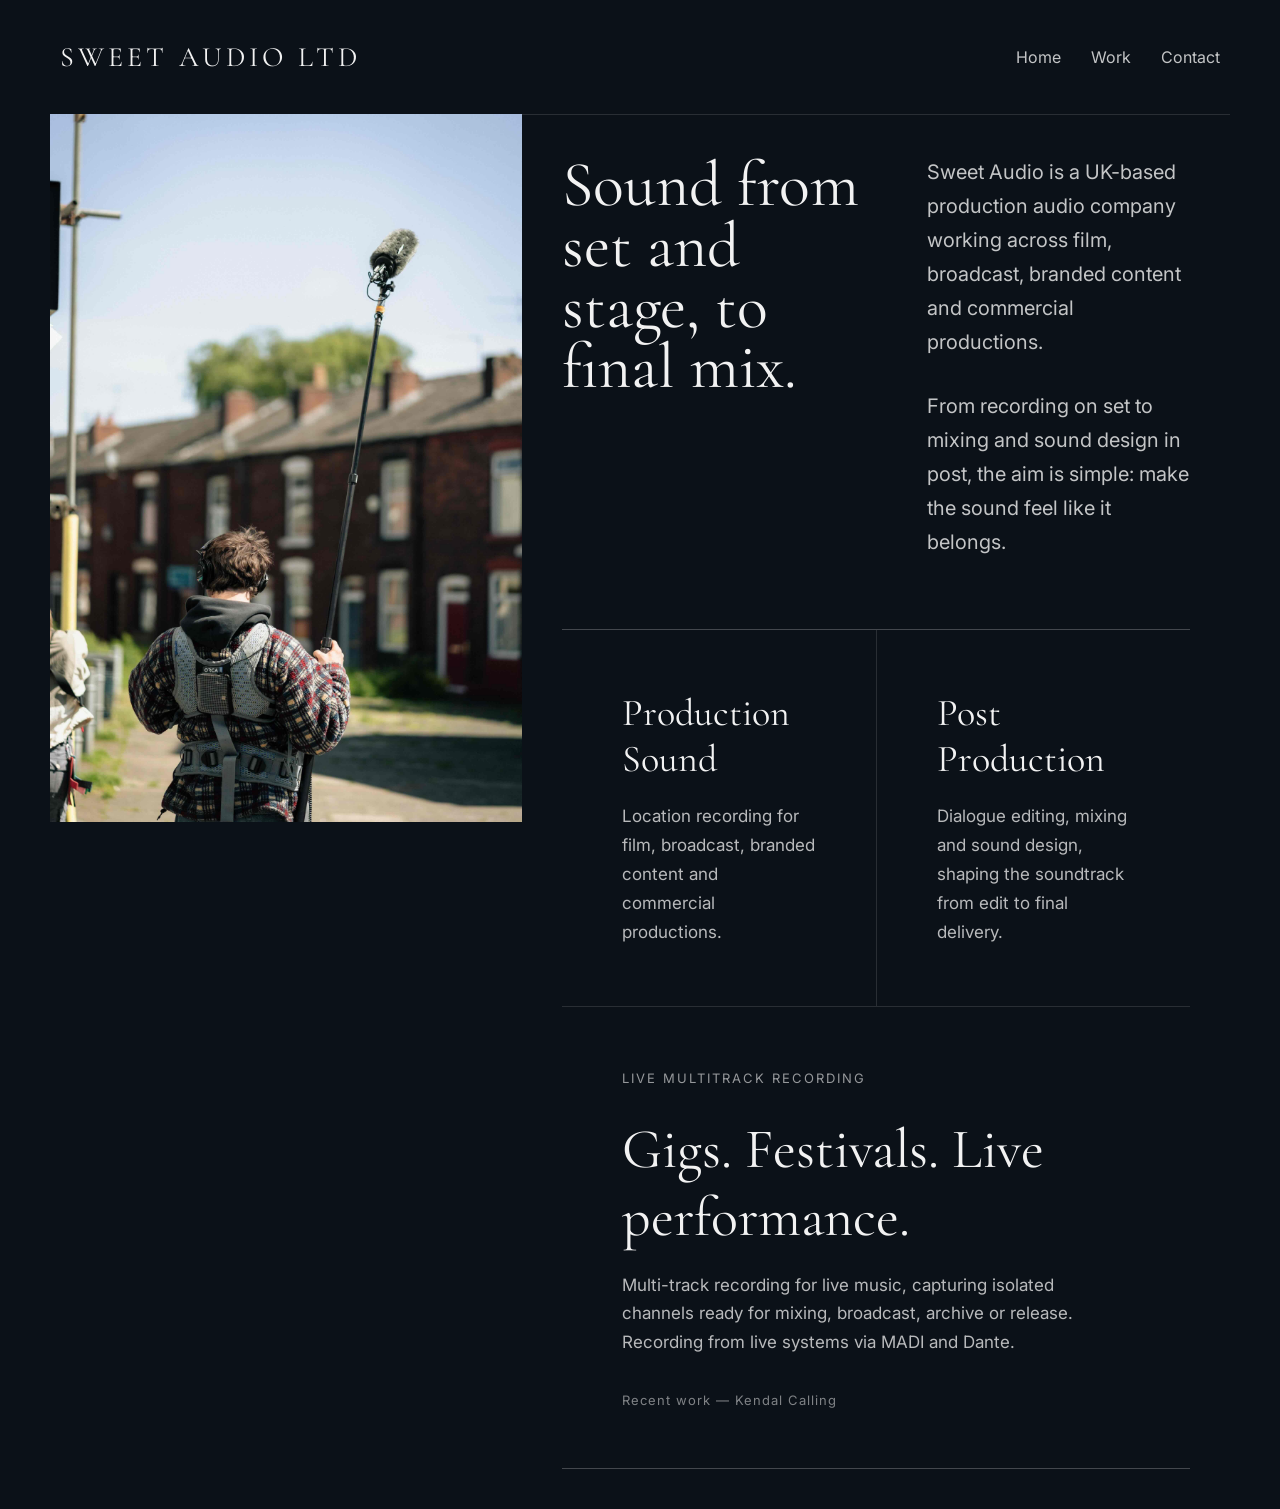
<file: about.html>
<!DOCTYPE html>
<html lang="en">

<head>
  <meta charset="UTF-8">
  <meta name="viewport" content="width=device-width, initial-scale=1.0">

  <title>About — Sweet Audio Ltd</title>

  <link rel="stylesheet" href="css/style.css">
  <link rel="preconnect" href="https://fonts.googleapis.com">
<link href="https://fonts.googleapis.com/css2?family=Cormorant+Garamond:wght@400;600&family=Inter:wght@300;400;500;600&display=swap" rel="stylesheet">
</head>

<body>

 <nav>
  <a class="logo" href="/">SWEET AUDIO LTD</a>

  <div class="nav-links">
  <a href="/">Home</a>
  <a href="/work">Work</a>
  <a href="/contact">Contact</a>
</div>
</nav>

<main>

<section class="about-intro">

  <div class="about-intro-image">
    <img src="images/bts/portrait.webp" alt="Sweet Audio on set">
  </div>

  <div class="about-right">

    <section class="about-story">

      <div class="about-story-heading">
        <h2>Sound from set and <br> stage, to final mix.</h2>
      </div>

      <div class="about-story-text">
        <p>
          Sweet Audio is a UK-based production audio company working across
          film, broadcast, branded content and commercial productions.
        </p>

        <p>
          From recording on set to mixing and sound design in post, the aim
          is simple: make the sound feel like it belongs.
        </p>
      </div>

    </section>


    <section class="about-services">

      <div class="services-grid">

        <div class="service">
          <h3>Production Sound</h3>
          <p>
            Location recording for film, broadcast, branded content
            and commercial productions.
          </p>
        </div>

        <div class="service">
          <h3>Post Production</h3>
          <p>
            Dialogue editing, mixing and sound design, shaping the
            soundtrack from edit to final delivery.
          </p>
        </div>

        <div class="service service-wide">
          <p class="service-kicker">LIVE MULTITRACK RECORDING</p>
          <h3>Gigs. Festivals. Live performance.</h3>
          <p>
            Multi-track recording for live music, capturing isolated
            channels ready for mixing, broadcast, archive or release.
            Recording from live systems via MADI and Dante.
          </p>
          <span class="service-credit">Recent work — Kendal Calling</span>
        </div>

      </div>

    </section>

  </div>

</section>
</main>

</body>
</html>
</file>
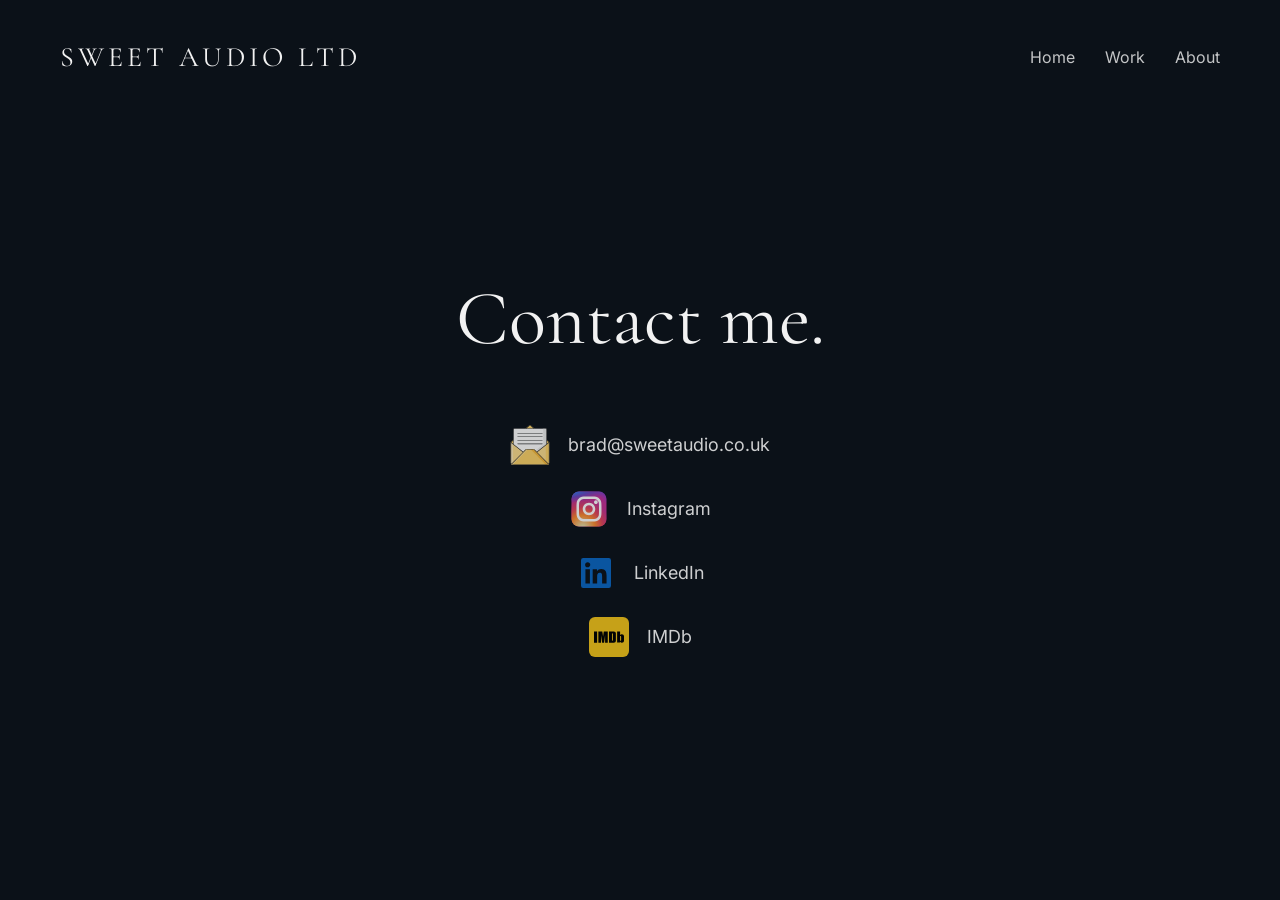
<file: contact.html>
<!DOCTYPE html>
<html lang="en">

<head>
  <meta charset="UTF-8">
  <meta name="viewport" content="width=device-width, initial-scale=1.0">

  <title>Contact — Sweet Audio Ltd</title>

  <link rel="stylesheet" href="css/style.css">
  <link rel="preconnect" href="https://fonts.googleapis.com">
  <link href="https://fonts.googleapis.com/css2?family=Cormorant+Garamond:wght@400;600&family=Inter:wght@300;400;500;600&display=swap" rel="stylesheet">
</head>

<body>

<nav>
  <a class="logo" href="/">SWEET AUDIO LTD</a>

  <div class="nav-links">
    <a href="/">Home</a>
    <a href="/work">Work</a>
    <a href="/about">About</a>
  </div>
</nav>

<main class="contact-page">

  <div class="contact-content">

    <h1>Contact me.</h1>

    <div class="contact-links">

      <a href="mailto:brad@sweetaudio.co.uk" class="contact-link">
        <img src="images/icons/email.svg" alt="">
        <span>brad@sweetaudio.co.uk</span>
      </a>

      <a href="https://www.instagram.com/sweetmanbrad/" target="_blank" rel="noopener" class="contact-link">
        <img src="images/icons/instagram.svg" alt="">
        <span>Instagram</span>
      </a>

      <a href="https://www.linkedin.com/in/brad-sweetman-19835713a/" target="_blank" rel="noopener" class="contact-link">
        <img src="images/icons/linkedin.svg" alt="">
        <span>LinkedIn</span>
      </a>

      <a href="https://www.imdb.com/name/nm11103099/" target="_blank" rel="noopener" class="contact-link">
        <img src="images/icons/imdb.svg" alt="">
        <span>IMDb</span>
      </a>

    </div>

  </div>

</main>

</body>
</html>
</file>
<file: css/style.css>
*{
  margin:0;
  padding:0;
  box-sizing:border-box;
}

body{
  background:#0b1118;
  color:#f2f2f2;
  font-family:'Inter',sans-serif;
}

a{
  color:inherit;
  text-decoration:none;
}

.hero{
  height:100vh;
  position:relative;
  overflow:hidden;
}

.hero-bg{
  position:absolute;
  inset:0;

  background:
    linear-gradient(rgba(5,8,12,.65),rgba(5,8,12,.75)),
    url('../images/bts/hero.webp');

  background-size:cover;
  background-position:center;

  transform:scale(1.03);

  will-change: transform;

  opacity:0;

  animation:
    heroFade 1.2s ease forwards,
    slowZoom 30s linear infinite alternate;
}

@keyframes slowZoom{
  from{
    transform:scale(1.03);
  }

  to{
    transform:scale(1.05);
  }
}

@keyframes heroFade{
  from{
    opacity:0;
  }

  to{
    opacity:1;
  }
}

nav{
  position:relative;
  z-index:2;

  display:flex;
  justify-content:space-between;
  align-items:center;

  padding:40px 60px;
}

.logo{
  font-family:'Cormorant Garamond',serif;
  font-size:28px;
  letter-spacing:4px;
}

.nav-links{
  display:flex;
  gap:30px;
}

.nav-links a{
  opacity:.8;
  transition:.3s;
}

.nav-links a:hover{
  opacity:1;
}

.hero-content{
  position:relative;
  z-index:2;

  max-width:900px;

  padding:140px 60px;
}

.hero-content h1{
  font-family:'Cormorant Garamond',serif;

  font-size:88px;
  line-height:.95;

  font-weight:600;

  margin-bottom:30px;
}

.hero-content p{
  max-width:550px;

  font-size:18px;
  line-height:1.7;

  opacity:.8;

  margin-bottom:40px;
}

.cta{
  border:1px solid rgba(255,255,255,.2);

  padding:16px 28px;

  display:inline-block;

  transition:.3s;
}

.cta:hover{
  background:white;
  color:black;
}

.featured{
  padding:35px 60px;
}

.section-title{
  font-family:'Cormorant Garamond',serif;

  font-size:56px;

  margin-bottom:60px;
}

.projects-grid{
  display:grid;

  grid-template-columns:repeat(auto-fit,minmax(280px,1fr));

  gap:30px;
}

.project-card{
  position:relative;

  overflow:hidden;

  background:#111927;
}

.project-card img{
  width:100%;
  height:500px;

  object-fit:cover;

  transition:1s;
}

.project-card:hover img{
  transform:scale(1.05);
}

.project-overlay{
  position:absolute;

  inset:0;

  display:flex;
  flex-direction:column;
  justify-content:flex-end;

  padding:30px;

  background:linear-gradient(transparent,rgba(0,0,0,.85));
}

.project-overlay h3{
  font-size:30px;

  font-family:'Cormorant Garamond',serif;
}

.project-overlay p{
  opacity:.7;

  margin-top:10px;
}

.logo-strip{
  overflow:hidden;

  padding:20px 0;
  margin-bottom:35px;
  
  background:rgba(255,255,255,.05);

  border-top:1px solid rgba(255,255,255,.06);
  border-bottom:1px solid rgba(255,255,255,.06);
}


.logo-track{
  display:flex;
  align-items:center;

  gap:55px;

  width:max-content;
  cursor:grab;
  user-select:none;

  will-change:transform;
}

.logo-track:active{
  cursor:grabbing;
}

.logo-track img{
  height:70px;

  width:auto;

  object-fit:contain;

  opacity:.8;

  filter:
    grayscale(10%)
    brightness(95%);

  transition:0.5s;
}

.logo-track img:hover{
  opacity:1;

  transform:scale(1.3);

  filter:
    grayscale(0%)
    brightness(100%);
}

.about-preview {
  display: grid;
  grid-template-columns: 1fr 1fr;
  min-height: 700px;
  margin: 0 50px;
}

.about-image img{
  width:100%;
  height:100%;

  object-fit:cover;
}

.about-text{
  padding:100px;

  display:flex;
  flex-direction:column;
  justify-content:center;
}

.about-text h2{
  font-size:64px;

  font-family:'Cormorant Garamond',serif;

  margin-bottom:30px;
}

.about-text p{
  line-height:1.8;

  opacity:.8;

  max-width:500px;

  margin-bottom:30px;
}

@media(max-width:900px){

  .hero-content h1{
    font-size:56px;
  }

  nav{
    padding:30px;
  }

  .hero-content{
    padding:120px 30px;
  }

  .featured{
    padding:80px 30px;
  }

.about-preview {
  display: grid;
  grid-template-columns: 1fr 1fr;
  min-height: 560px;
  margin: 0 50px;
}

.about-text {
  padding: 70px 90px;
  display: flex;
  flex-direction: column;
  justify-content: center;
}

}

.project-fallback{
  height:500px;

  display:flex;
  flex-direction:column;
  justify-content:flex-end;

  padding:40px;

  background:
    linear-gradient(
      rgba(10,15,20,.3),
      rgba(10,15,20,.95)
    ),
    url('../images/bts/hero.jpg');

  background-size:cover;
  background-position:center;

  transition:1s;
}

.project-card:hover .project-fallback{
  transform:scale(1.03);
}

.project-fallback span{
  opacity:.6;

  margin-bottom:12px;

  letter-spacing:2px;

  text-transform:uppercase;

  font-size:12px;
}

.project-fallback h3{
  font-size:38px;

  line-height:1.1;

  font-family:'Cormorant Garamond',serif;
}

.project-overlay span{

  margin-top:12px;

  opacity:.65;

  font-size:14px;

  line-height:1.5;

}

.instagram-section{
    padding: 120px 5vw;
}

.instagram-section h2{
    font-size: 64px;
    font-weight: 300;
    margin-bottom: 60px;
}

.instagram-grid{
    display: grid;
    grid-template-columns: repeat(auto-fit,minmax(320px,1fr));
    gap: 40px;
}

.instagram-media{
    background: #111;
    border-radius: 12px;
    overflow: hidden;
}

.project-card{
  position:relative;

  overflow:hidden;

  background:#111927;

  opacity:0;
  transform:translateY(40px);

  animation:projectFade .8s ease forwards;
}

@keyframes projectFade{

  to{
    opacity:1;
    transform:translateY(0);
  }

}

.about-intro {
  display: grid;
  grid-template-columns: 0.8fr 1.2fr;
  margin: 0 50px;
  align-items: start;
}

.about-right {
  min-width: 0;
}

.about-story {
  display: grid;
  grid-template-columns: 1.2fr 1fr;
  gap: 50px;
  padding: 40px 40px 20px 40px;
  min-height: 0;
  border-top: 1px solid rgba(255,255,255,.12);
}

.about-story-heading p {
  font-size: 13px;
  letter-spacing: 2px;
  opacity: .6;
  margin-bottom: 30px;
}

.about-story-heading h2 {
  font-family: 'Cormorant Garamond', serif;
  font-size: 64px;
  line-height: .95;
  font-weight: 400;
  margin: 0;
}

.about-story-text {
  align-self: center;
  max-width: 560px;
}

.about-story-text p {
  font-size: 20px;
  line-height: 1.7;
  opacity: .8;
  margin-bottom: 30px;
}

.about-intro-image {
  overflow: hidden;
}

.about-intro-image img {
  width: 100%;
  height: 100%;
  object-fit: cover;
}

.about-intro-text {
  min-height: 80vh;
  padding: 80px;
  display: flex;
  flex-direction: column;
  justify-content: center;
}

.about-intro-text {
  padding: 80px;
  display: flex;
  flex-direction: column;
  justify-content: center;
}

.about-intro-text h1 {
  font-family:'Cormorant Garamond',serif;
  font-size:72px;
  line-height:.95;
  font-weight:400;
  margin:20px 0 30px;
}

.about-services {
  padding: 20px 40px 40px 40px;
}

.about-services-heading {
  display: grid;
  grid-template-columns: 1.2fr 1fr;
  gap: 80px;
  margin-bottom: 60px;
}

.about-services-heading p {
  font-size: 13px;
  letter-spacing: 2px;
  opacity: .6;
}

.about-services-heading h2 {
  font-family: 'Cormorant Garamond', serif;
  font-size: 64px;
  line-height: .95;
  font-weight: 400;
  margin: 0;
}

.services-grid {
  display: grid;
  grid-template-columns: 1fr 1fr;
  gap: 1px;
  background: rgba(255,255,255,.12);
  border-top: 1px solid rgba(255,255,255,.12);
  border-bottom: 1px solid rgba(255,255,255,.12);
}

.service {
  padding: 60px;
  min-height: 260px;
  background: #0b1118;
}

.service h3 {
  font-family: 'Cormorant Garamond', serif;
  font-size: 38px;
  font-weight: 400;
  margin-bottom: 20px;
}

.service p {
  max-width: 500px;
  font-size: 17px;
  line-height: 1.7;
  opacity: .75;
}

.service-wide {
  grid-column: 1 / -1;
  min-height: 320px;
}

.service-kicker {
  font-size: 13px !important;
  letter-spacing: 2px;
  opacity: .6 !important;
  margin-bottom: 25px;
}

.service-wide h3 {
  font-size: 56px;
}

.service-credit {
  display: block;
  margin-top: 35px;
  font-size: 13px;
  letter-spacing: 1px;
  opacity: .5;
}

.contact-page {
  min-height: calc(100vh - 120px);
  display: flex;
  align-items: center;
  justify-content: center;
  padding: 40px 50px 120px;
}

.contact-content {
  width: min(600px, 100%);
  text-align: center;
}

.contact-content h1 {
  font-family: "Cormorant Garamond", serif;
  font-size: clamp(48px, 6vw, 80px);
  font-weight: 400;
  margin: 0 0 60px;
}

.contact-links {
  display: flex;
  flex-direction: column;
  align-items: center;
  gap: 24px;
}

.contact-link {
  display: flex;
  align-items: center;
  justify-content: center;
  gap: 18px;
  color: #fff;
  text-decoration: none;
  font-size: 18px;
  opacity: .8;
  transition: opacity .3s ease;
}

.contact-link:hover {
  opacity: 1;
}

.contact-link img {
  width: 40px;
  height: 40px;
  object-fit: contain;
}

.about-preview-links {
  display: flex;
  gap: 40px;
  margin-top: 45px;
}

.about-preview-links a {
  color: #fff;
  text-decoration: none;
  font-size: 17px;
  opacity: .75;
  transition: opacity .3s ease;
}

.about-preview-links a:hover {
  opacity: 1;
}

.about-preview-links span {
  display: inline-block;
  margin-left: 8px;
  transition: transform .3s ease;
}

.about-preview-links a:hover span {
  transform: translateX(5px);
}

.work-note {
  max-width: 600px;
  margin: 90px auto 70px;
  padding: 0 30px;
  text-align: center;
  font-size: 16px;
  line-height: 1.7;
  opacity: 0.65;
}

.work-note a {
  color: inherit;
  text-decoration: none;
  border-bottom: 1px solid rgba(255,255,255,.4);
  padding-bottom: 2px;
  transition: opacity .3s ease;
}

.work-note a:hover {
  opacity: .6;
}
</file>
